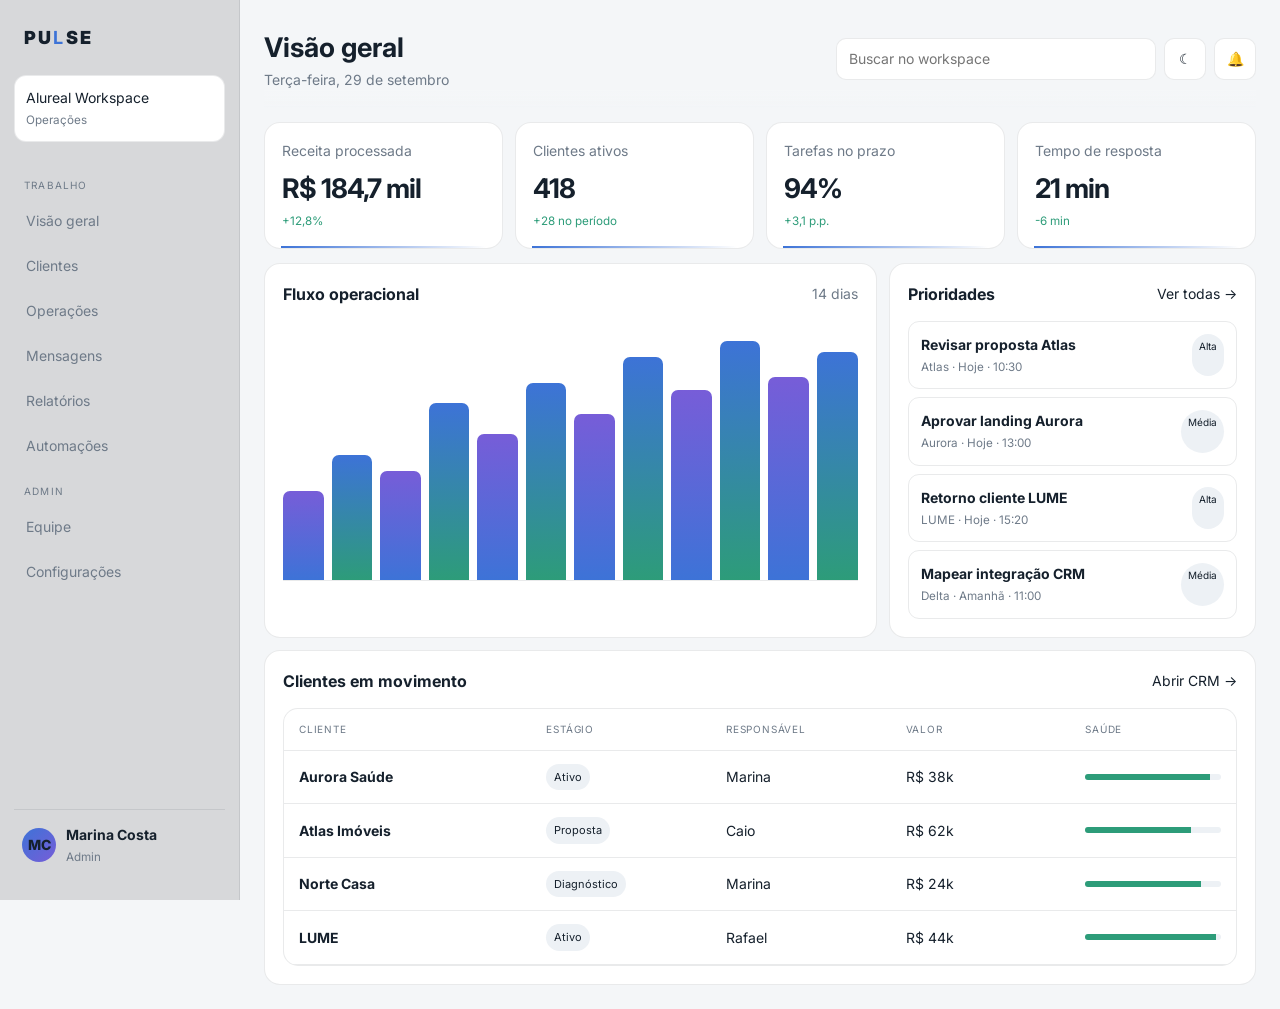
<file: index.html>
<!doctype html><html lang="pt-BR" data-theme="dark"><head><meta charset="utf-8"><meta name="viewport" content="width=device-width,initial-scale=1,maximum-scale=1,user-scalable=no,viewport-fit=cover"><title>PULSE — Visão geral</title><link href="https://fonts.googleapis.com/css2?family=Inter:wght@400;500;600;700;800&display=swap" rel="stylesheet"><link rel="stylesheet" href="pulse-app.css?v=20260929-1827"></head><body><div class="shell" data-shell><section class="card fallback-static" style="margin:24px"><h1>Visão geral</h1><p class="muted">Receita processada, clientes ativos, prioridades e atividade recente.</p><p class="muted">Carregando workspace PULSE…</p></section></div><script src="pulse-data.js?v=20260929-1827"></script><script src="pulse-app.js?v=20260929-1827"></script></body></html>
</file>
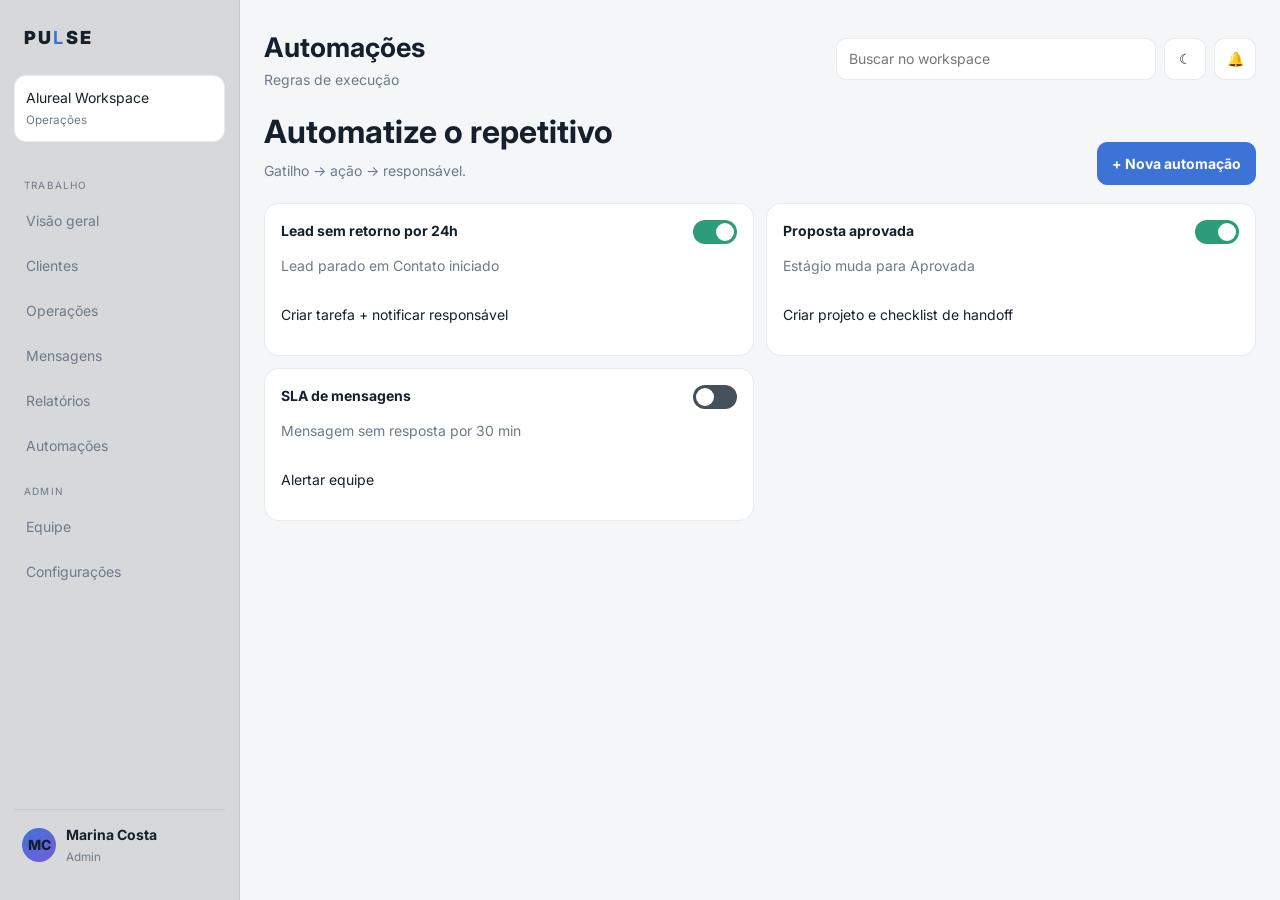
<file: automacoes.html>
<!doctype html><html lang="pt-BR" data-theme="dark"><head><meta charset="utf-8"><meta name="viewport" content="width=device-width,initial-scale=1,maximum-scale=1,user-scalable=no,viewport-fit=cover"><title>PULSE — Automações</title><link href="https://fonts.googleapis.com/css2?family=Inter:wght@400;500;600;700;800&display=swap" rel="stylesheet"><link rel="stylesheet" href="pulse-app.css?v=20260929-1827"></head><body><div class="shell" data-shell><section class="card fallback-static" style="margin:24px"><h1>Automações</h1><p class="muted">Regras de gatilho e ação para trabalho repetitivo.</p><p class="muted">Carregando workspace PULSE…</p></section></div><script src="pulse-data.js?v=20260929-1827"></script><script src="pulse-app.js?v=20260929-1827"></script></body></html>
</file>
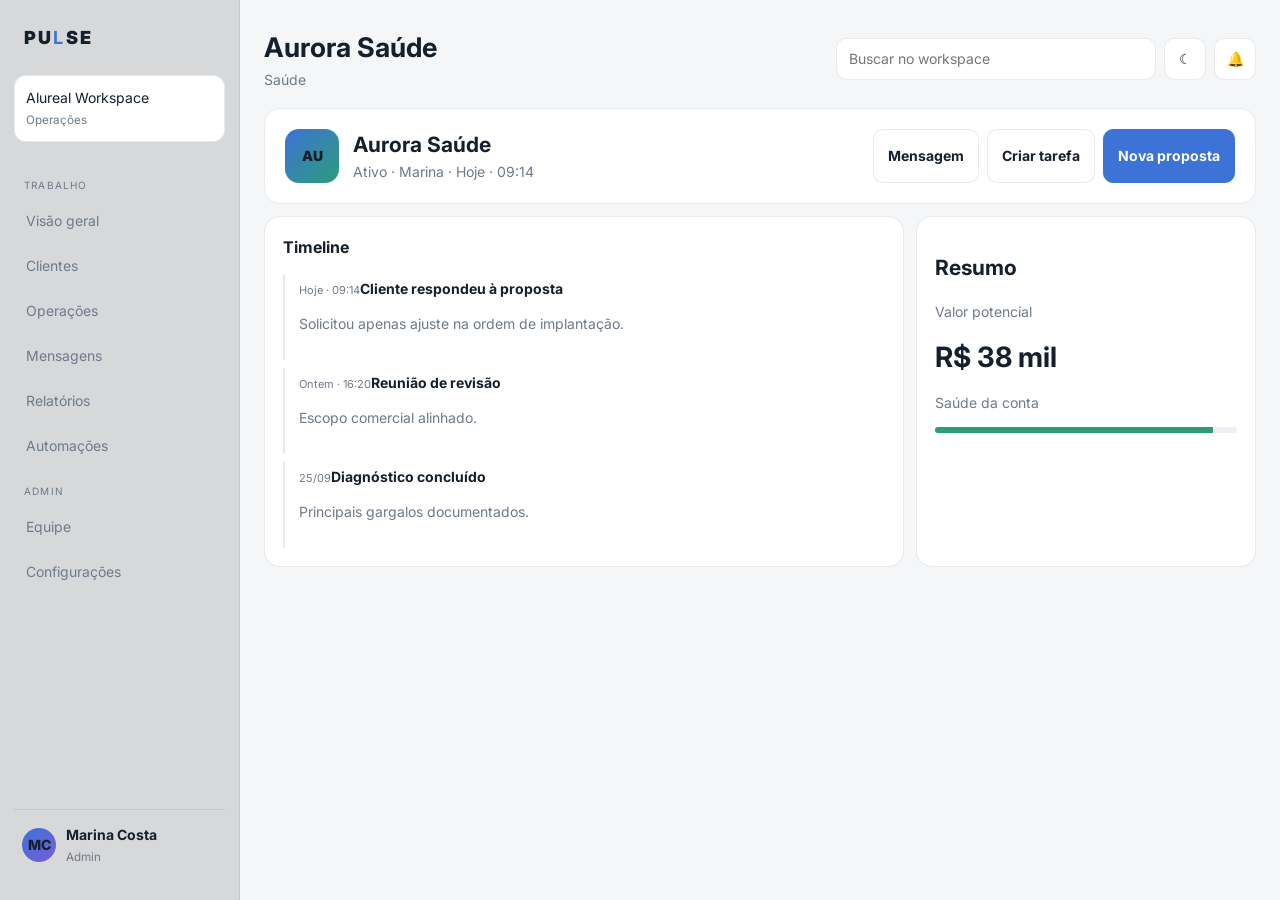
<file: cliente.html>
<!doctype html><html lang="pt-BR" data-theme="dark"><head><meta charset="utf-8"><meta name="viewport" content="width=device-width,initial-scale=1,maximum-scale=1,user-scalable=no,viewport-fit=cover"><title>PULSE — Cliente</title><link href="https://fonts.googleapis.com/css2?family=Inter:wght@400;500;600;700;800&display=swap" rel="stylesheet"><link rel="stylesheet" href="pulse-app.css?v=20260929-1827"></head><body><div class="shell" data-shell><section class="card fallback-static" style="margin:24px"><h1>Detalhe do cliente</h1><p class="muted">Timeline, responsável, valor potencial e ações da conta.</p><p class="muted">Carregando workspace PULSE…</p></section></div><script src="pulse-data.js?v=20260929-1827"></script><script src="pulse-app.js?v=20260929-1827"></script></body></html>
</file>
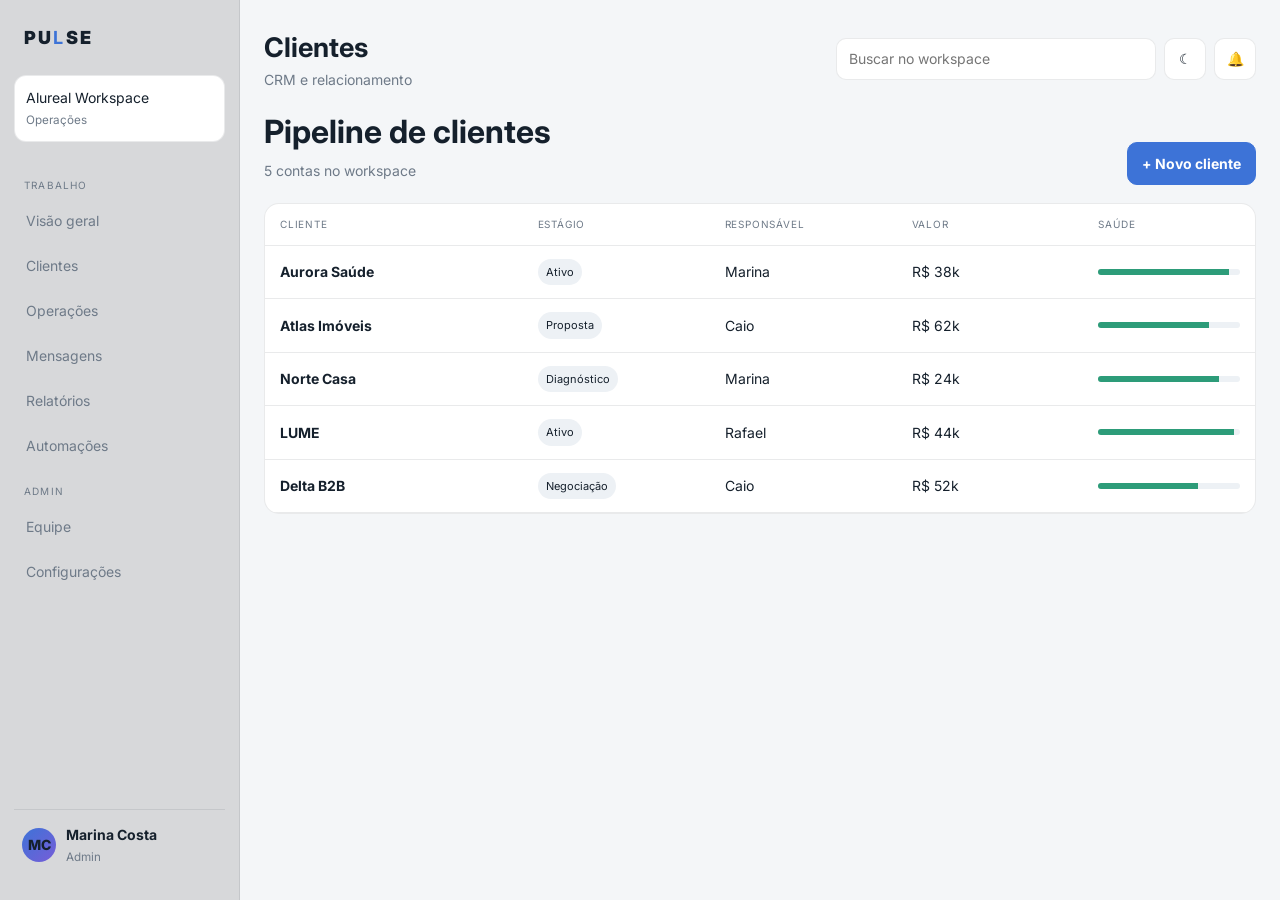
<file: clientes.html>
<!doctype html><html lang="pt-BR" data-theme="dark"><head><meta charset="utf-8"><meta name="viewport" content="width=device-width,initial-scale=1,maximum-scale=1,user-scalable=no,viewport-fit=cover"><title>PULSE — Clientes</title><link href="https://fonts.googleapis.com/css2?family=Inter:wght@400;500;600;700;800&display=swap" rel="stylesheet"><link rel="stylesheet" href="pulse-app.css?v=20260929-1827"></head><body><div class="shell" data-shell><section class="card fallback-static" style="margin:24px"><h1>Clientes</h1><p class="muted">CRM com estágio, responsável, valor e saúde da conta.</p><p class="muted">Carregando workspace PULSE…</p></section></div><script src="pulse-data.js?v=20260929-1827"></script><script src="pulse-app.js?v=20260929-1827"></script></body></html>
</file>
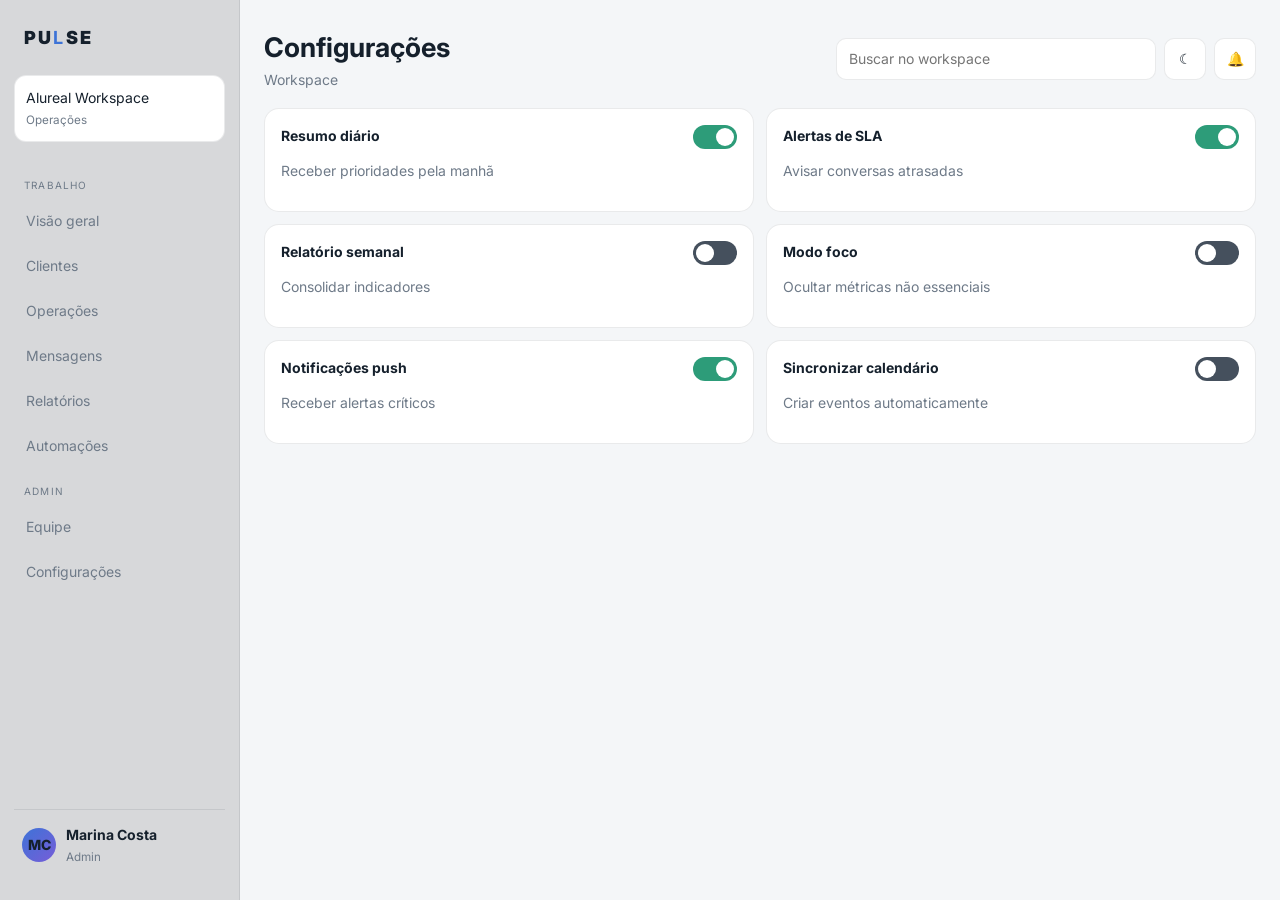
<file: configuracoes.html>
<!doctype html><html lang="pt-BR" data-theme="dark"><head><meta charset="utf-8"><meta name="viewport" content="width=device-width,initial-scale=1,maximum-scale=1,user-scalable=no,viewport-fit=cover"><title>PULSE — Configurações</title><link href="https://fonts.googleapis.com/css2?family=Inter:wght@400;500;600;700;800&display=swap" rel="stylesheet"><link rel="stylesheet" href="pulse-app.css?v=20260929-1827"></head><body><div class="shell" data-shell><section class="card fallback-static" style="margin:24px"><h1>Configurações</h1><p class="muted">Preferências, alertas e integrações do workspace.</p><p class="muted">Carregando workspace PULSE…</p></section></div><script src="pulse-data.js?v=20260929-1827"></script><script src="pulse-app.js?v=20260929-1827"></script></body></html>
</file>
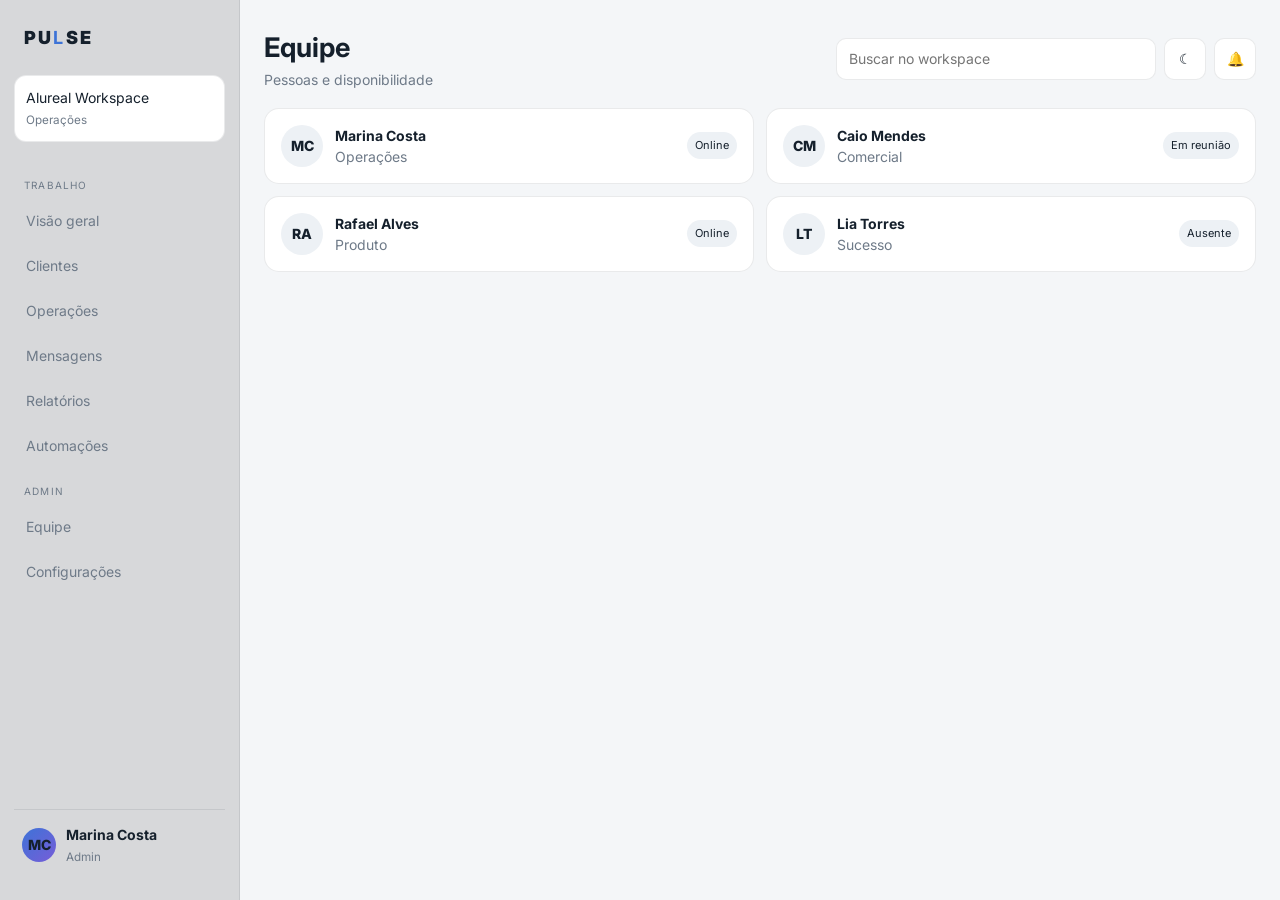
<file: equipe.html>
<!doctype html><html lang="pt-BR" data-theme="dark"><head><meta charset="utf-8"><meta name="viewport" content="width=device-width,initial-scale=1,maximum-scale=1,user-scalable=no,viewport-fit=cover"><title>PULSE — Equipe</title><link href="https://fonts.googleapis.com/css2?family=Inter:wght@400;500;600;700;800&display=swap" rel="stylesheet"><link rel="stylesheet" href="pulse-app.css?v=20260929-1827"></head><body><div class="shell" data-shell><section class="card fallback-static" style="margin:24px"><h1>Equipe</h1><p class="muted">Pessoas, funções e disponibilidade do workspace.</p><p class="muted">Carregando workspace PULSE…</p></section></div><script src="pulse-data.js?v=20260929-1827"></script><script src="pulse-app.js?v=20260929-1827"></script></body></html>
</file>
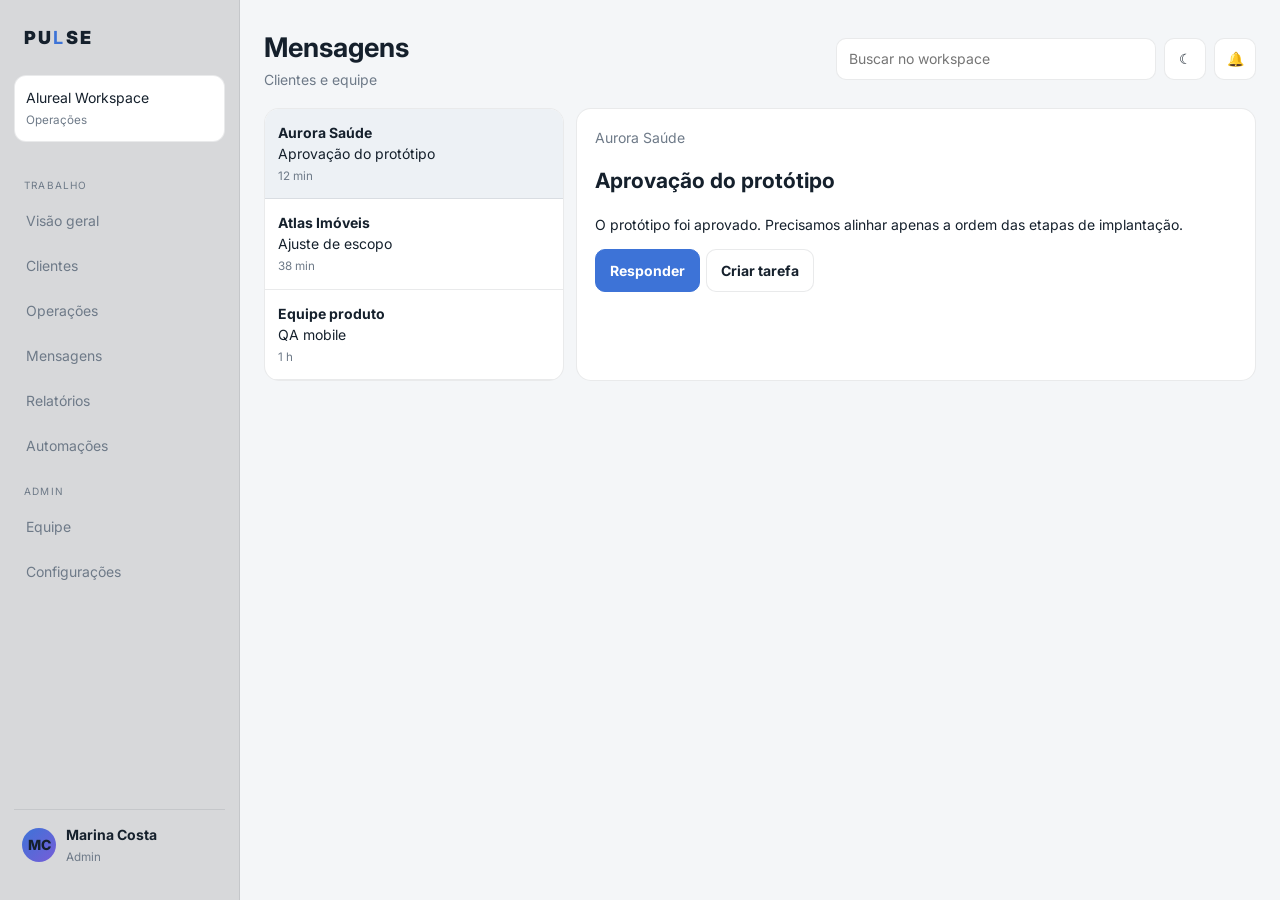
<file: mensagens.html>
<!doctype html><html lang="pt-BR" data-theme="dark"><head><meta charset="utf-8"><meta name="viewport" content="width=device-width,initial-scale=1,maximum-scale=1,user-scalable=no,viewport-fit=cover"><title>PULSE — Mensagens</title><link href="https://fonts.googleapis.com/css2?family=Inter:wght@400;500;600;700;800&display=swap" rel="stylesheet"><link rel="stylesheet" href="pulse-app.css?v=20260929-1827"></head><body><div class="shell" data-shell><section class="card fallback-static" style="margin:24px"><h1>Mensagens</h1><p class="muted">Central de conversas com clientes e equipe.</p><p class="muted">Carregando workspace PULSE…</p></section></div><script src="pulse-data.js?v=20260929-1827"></script><script src="pulse-app.js?v=20260929-1827"></script></body></html>
</file>
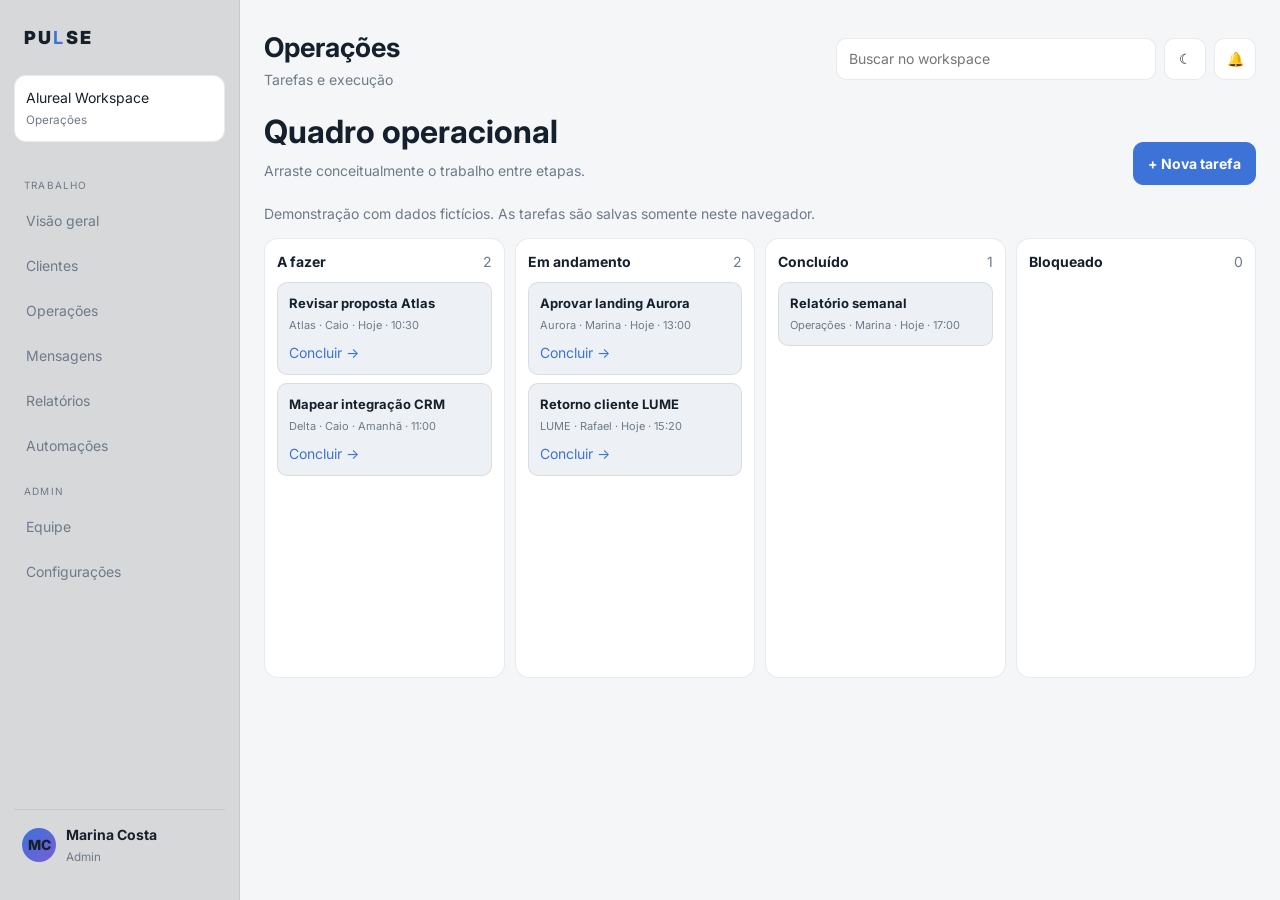
<file: operacoes.html>
<!doctype html><html lang="pt-BR" data-theme="dark"><head><meta charset="utf-8"><meta name="viewport" content="width=device-width,initial-scale=1,maximum-scale=1,user-scalable=no,viewport-fit=cover"><title>PULSE — Operações</title><link href="https://fonts.googleapis.com/css2?family=Inter:wght@400;500;600;700;800&display=swap" rel="stylesheet"><link rel="stylesheet" href="pulse-app.css?v=20260929-1827"></head><body><div class="shell" data-shell><section class="card fallback-static" style="margin:24px"><h1>Operações</h1><p class="muted">Quadro de tarefas e execução do workspace.</p><p class="muted">Carregando workspace PULSE…</p></section></div><script src="pulse-data.js?v=20260929-1827"></script><script src="pulse-app.js?v=20260929-1827"></script></body></html>
</file>
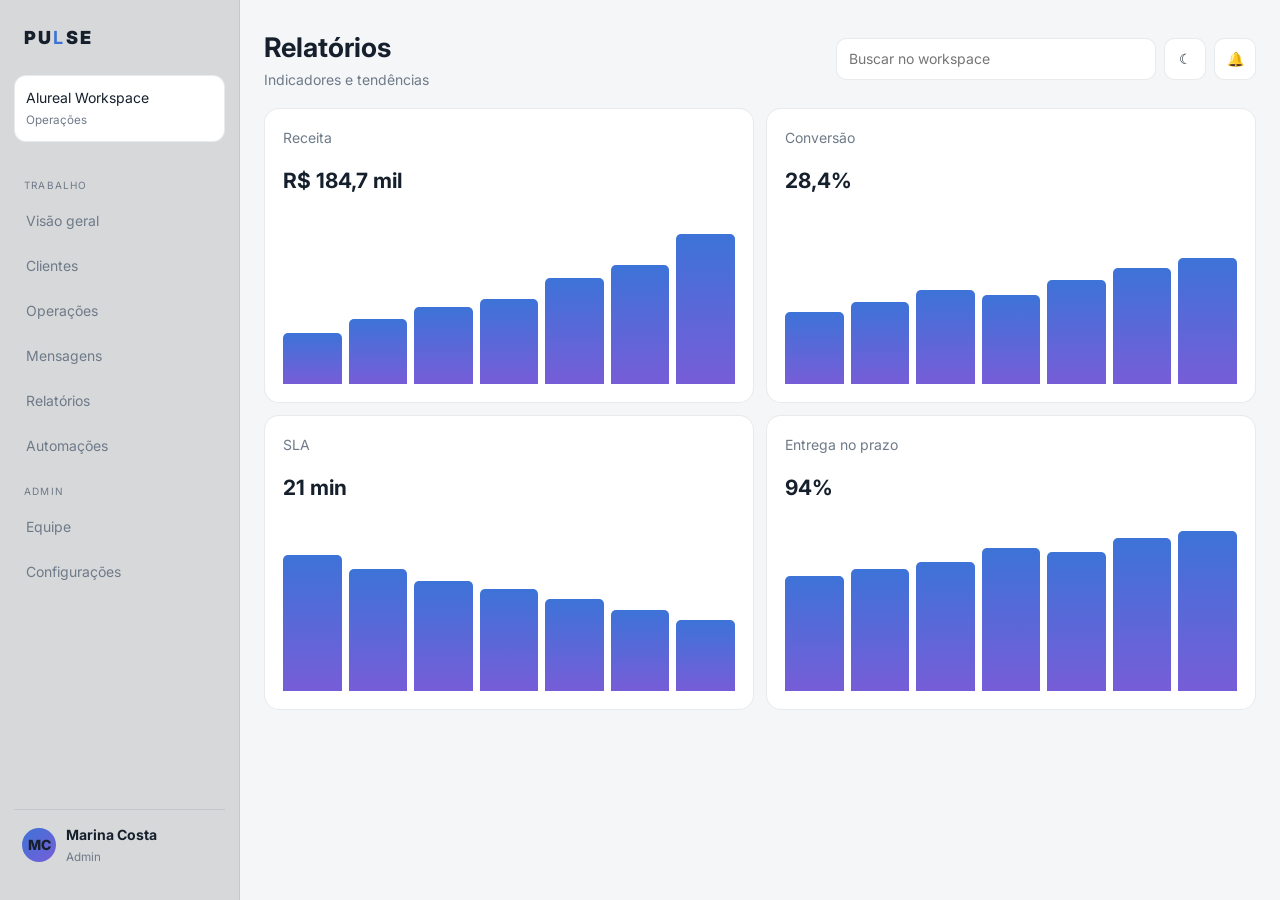
<file: relatorios.html>
<!doctype html><html lang="pt-BR" data-theme="dark"><head><meta charset="utf-8"><meta name="viewport" content="width=device-width,initial-scale=1,maximum-scale=1,user-scalable=no,viewport-fit=cover"><title>PULSE — Relatórios</title><link href="https://fonts.googleapis.com/css2?family=Inter:wght@400;500;600;700;800&display=swap" rel="stylesheet"><link rel="stylesheet" href="pulse-app.css?v=20260929-1827"></head><body><div class="shell" data-shell><section class="card fallback-static" style="margin:24px"><h1>Relatórios</h1><p class="muted">Indicadores de receita, conversão, SLA e entregas.</p><p class="muted">Carregando workspace PULSE…</p></section></div><script src="pulse-data.js?v=20260929-1827"></script><script src="pulse-app.js?v=20260929-1827"></script></body></html>
</file>
<file: pulse-app.css>
:root{--bg:#0d1117;--panel:#131a23;--panel2:#192330;--text:#edf3f8;--muted:#8998a8;--line:#ffffff12;--blue:#78a7ff;--mint:#79d8bd;--violet:#b19cff;--danger:#ef747b;--shadow:0 18px 55px #0005}:root[data-theme="light"]{--bg:#f4f6f8;--panel:#fff;--panel2:#edf1f5;--text:#15202c;--muted:#6e7a88;--line:#16212d18;--blue:#3d73d7;--mint:#2d9c79;--violet:#775dd8;--shadow:0 18px 45px #1c27331a}*{box-sizing:border-box}html{-webkit-text-size-adjust:100%}body{margin:0;background:var(--bg);color:var(--text);font:14px/1.5 Inter,Arial,sans-serif;overflow-x:hidden}a{color:inherit;text-decoration:none}button,input,select,textarea{font:inherit}.shell{min-height:100vh;display:grid;grid-template-columns:240px 1fr;min-width:0;max-width:100%}.sidebar{min-width:0;max-width:100%;position:sticky;top:0;height:100vh;background:color-mix(in srgb,var(--bg) 88%,#000);border-right:1px solid var(--line);padding:20px 14px;display:flex;flex-direction:column}.brand{font-weight:900;font-size:18px;letter-spacing:.12em;padding:4px 10px 24px}.brand b{color:var(--blue)}.workspace-switch{background:var(--panel);border:1px solid var(--line);border-radius:12px;padding:11px;margin-bottom:18px}.side-nav{display:grid;gap:4px}.side-nav a{padding:10px 12px;border-radius:9px;color:var(--muted);display:flex;justify-content:space-between;gap:10px}.side-nav a:hover,.side-nav a.active{background:var(--panel2);color:var(--text)}.side-section{font-size:10px;text-transform:uppercase;letter-spacing:.12em;color:var(--muted);padding:18px 10px 7px}.side-footer{margin-top:auto;border-top:1px solid var(--line);padding:14px 8px}.user{display:flex;gap:10px;align-items:center}.avatar{width:34px;height:34px;border-radius:50%;display:grid;place-items:center;background:linear-gradient(135deg,var(--blue),var(--violet));font-weight:800}.main{padding:24px;min-width:0;max-width:100%}.topbar{position:sticky;top:0;z-index:20;background:linear-gradient(to bottom,var(--bg) 78%,transparent);padding:4px 0 18px;display:flex;justify-content:space-between;gap:18px;align-items:center}.topbar h1{font-size:27px;margin:0}.top-actions{display:flex;gap:8px}.icon-btn,.button,.period{border:1px solid var(--line);background:var(--panel);color:var(--text);border-radius:10px;cursor:pointer}.icon-btn{width:42px;height:42px}.button{padding:10px 14px;font-weight:700}.button.primary{background:var(--blue);border-color:var(--blue);color:white}.search{height:42px;border:1px solid var(--line);background:var(--panel);border-radius:10px;padding:0 12px;color:var(--text);width:min(320px,32vw)}.metrics{display:grid;grid-template-columns:repeat(4,1fr);gap:12px;margin:14px 0}.metric{background:var(--panel);border:1px solid var(--line);border-radius:16px;padding:17px;position:relative;overflow:hidden}.metric span{color:var(--muted)}.metric strong{display:block;font-size:27px;margin-top:8px;letter-spacing:-.04em}.metric small{color:var(--mint)}.metric:after{content:"";position:absolute;left:16px;right:16px;bottom:0;height:2px;background:linear-gradient(90deg,var(--blue),transparent)}.grid{display:grid;grid-template-columns:1.25fr .75fr;gap:12px}.card{background:var(--panel);border:1px solid var(--line);border-radius:16px;padding:18px}.card-head{display:flex;justify-content:space-between;gap:12px;align-items:center;margin-bottom:15px}.card-head h2{font-size:16px;margin:0}.muted{color:var(--muted)}.chart{height:260px;display:flex;align-items:end;gap:8px;border-bottom:1px solid var(--line)}.bar{flex:1;background:linear-gradient(to top,var(--blue),var(--violet));border-radius:7px 7px 0 0}.bar:nth-child(2n){background:linear-gradient(to top,var(--mint),var(--blue))}.task-list{display:grid;gap:8px}.task{border:1px solid var(--line);border-radius:11px;padding:12px;display:grid;grid-template-columns:1fr auto;gap:10px}.task strong{display:block}.task small{color:var(--muted)}.priority{font-size:10px;border-radius:999px;padding:5px 7px;background:var(--panel2)}.table{background:var(--panel);border:1px solid var(--line);border-radius:15px;overflow:hidden}.row{display:grid;grid-template-columns:1.4fr 1fr 1fr 1fr .8fr;gap:10px;padding:13px 15px;border-bottom:1px solid var(--line);align-items:center}.row.header{font-size:10px;text-transform:uppercase;letter-spacing:.08em;color:var(--muted)}.health{height:6px;border-radius:999px;background:var(--panel2);overflow:hidden}.health i{display:block;height:100%;background:var(--mint)}.stage{display:inline-flex;width:max-content;border-radius:999px;padding:5px 8px;background:var(--panel2);font-size:11px}.page-head{display:flex;justify-content:space-between;gap:18px;align-items:end;margin-bottom:18px}.page-head h1{font-size:32px;margin:0}.page-head p{color:var(--muted);margin:4px 0}.pipeline{display:grid;grid-template-columns:repeat(4,1fr);gap:10px}.lane{background:var(--panel);border:1px solid var(--line);border-radius:14px;padding:12px;min-height:440px}.lane-head{display:flex;justify-content:space-between;margin-bottom:10px}.ticket{background:var(--panel2);border:1px solid var(--line);border-radius:10px;padding:11px;margin-bottom:8px}.ticket h3{font-size:13px;margin:0 0 4px}.ticket p{font-size:11px;color:var(--muted);margin:0}.ticket button{border:0;background:transparent;color:var(--blue);padding:8px 0 0}.client-hero{display:grid;grid-template-columns:1fr auto;gap:20px;background:var(--panel);border:1px solid var(--line);border-radius:16px;padding:20px}.client-title{display:flex;gap:14px;align-items:center}.client-logo{width:54px;height:54px;border-radius:14px;background:linear-gradient(135deg,var(--blue),var(--mint));display:grid;place-items:center;font-weight:900}.client-actions{display:flex;gap:8px}.detail-grid{display:grid;grid-template-columns:1fr 340px;gap:12px;margin-top:12px}.timeline{display:grid;gap:8px}.timeline-item{border-left:2px solid var(--line);padding:4px 0 12px 14px}.timeline-item span{color:var(--muted);font-size:11px}.message-layout{display:grid;grid-template-columns:300px 1fr;gap:12px}.message-list,.message-view{background:var(--panel);border:1px solid var(--line);border-radius:15px;overflow:hidden}.message-item{padding:13px;border-bottom:1px solid var(--line);cursor:pointer}.message-item.active{background:var(--panel2)}.message-view{padding:18px}.report-grid{display:grid;grid-template-columns:repeat(2,1fr);gap:12px}.report{background:var(--panel);border:1px solid var(--line);border-radius:15px;padding:18px}.spark{height:170px;display:flex;align-items:end;gap:7px;margin-top:12px}.spark i{flex:1;background:linear-gradient(var(--blue),var(--violet));border-radius:5px 5px 0 0}.automation-grid,.team-grid{display:grid;grid-template-columns:repeat(2,1fr);gap:12px}.automation,.member,.setting{background:var(--panel);border:1px solid var(--line);border-radius:15px;padding:16px}.automation-head,.member-head{display:flex;justify-content:space-between;gap:12px}.switch{width:44px;height:24px;border:0;border-radius:999px;background:#45505d;position:relative}.switch:after{content:"";position:absolute;left:3px;top:3px;width:18px;height:18px;border-radius:50%;background:white;transition:.2s}.switch.on{background:var(--mint)}.switch.on:after{left:23px}.member-head{align-items:center}.member-avatar{width:42px;height:42px;border-radius:50%;background:var(--panel2);display:grid;place-items:center;font-weight:800}.settings{display:grid;grid-template-columns:repeat(2,1fr);gap:12px}.setting label{display:flex;justify-content:space-between;gap:14px}.mobile-nav{display:none}@media(max-width:1050px){.shell{grid-template-columns:minmax(0,1fr);width:100%;max-width:100%}.sidebar{position:static;height:auto;border-right:0;border-bottom:1px solid var(--line);padding:10px;min-width:0;max-width:100%;overflow:hidden}.side-nav{display:flex;min-width:0;width:100%;max-width:100%;overflow-x:auto;overflow-y:hidden}.side-nav a{white-space:nowrap}.side-section,.workspace-switch,.side-footer{display:none}.metrics{grid-template-columns:1fr 1fr}.grid,.detail-grid{grid-template-columns:1fr}.pipeline{grid-template-columns:1fr 1fr}.message-layout{grid-template-columns:1fr}.automation-grid,.team-grid,.settings{grid-template-columns:1fr}.report-grid{grid-template-columns:1fr 1fr}}@media(max-width:650px){body{padding-bottom:66px}.main{padding:14px}.topbar{align-items:flex-start;flex-direction:column}.search{width:100%}.metrics,.pipeline,.report-grid{grid-template-columns:1fr}.row{grid-template-columns:1.4fr 1fr}.row>*:nth-child(n+3){display:none}.client-hero{grid-template-columns:1fr}.client-actions{flex-wrap:wrap}.mobile-nav{position:fixed;left:0;right:0;bottom:0;z-index:80;height:64px;background:#16202b;display:grid;grid-template-columns:repeat(4,1fr);box-shadow:0 -8px 28px #0004}.mobile-nav a{display:grid;place-items:center;align-content:center;color:white;font-size:20px}.mobile-nav span{font-size:10px;font-weight:800}}
/* Local demonstration task form. Native dialog provides modal keyboard focus. */
.task-dialog{color:var(--text);background:var(--panel);border:1px solid var(--line);border-radius:16px;padding:24px;width:min(480px,calc(100% - 32px));max-height:calc(100dvh - 48px);overflow:auto}
.task-dialog::backdrop{background:#0009}
.task-dialog h2{margin:0 0 12px;font-size:20px}
.task-dialog p{line-height:1.6}
.task-dialog label{display:block;margin:20px 0 8px}
.task-dialog input{width:100%;min-width:0;background:var(--panel2);color:var(--text);border:1px solid var(--line);border-radius:8px;padding:12px;font:inherit}
.task-dialog-actions{display:flex;justify-content:flex-end;flex-wrap:wrap;gap:8px;margin-top:20px}
.task-dialog :focus-visible,[data-new-task]:focus-visible{outline:2px solid var(--blue);outline-offset:3px}
.ticket h3,.ticket p{overflow-wrap:anywhere}
</file>
